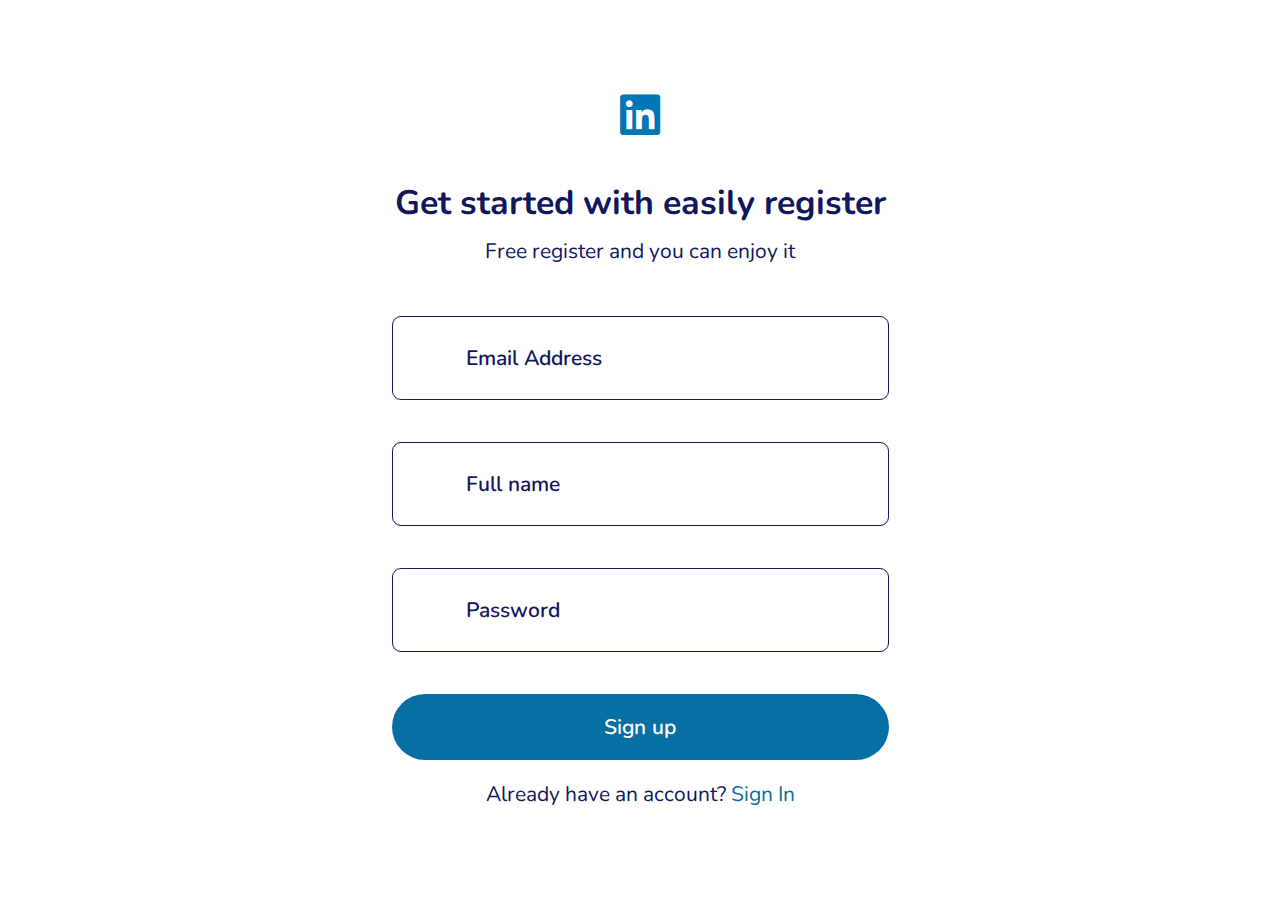
<file: index.html>
<!DOCTYPE html>
<html lang="en">

<head>
    <meta charset="UTF-8">
    <meta http-equiv="X-UA-Compatible" content="IE=edge">
    <meta name="viewport" content="width=device-width, initial-scale=1.0">
    <title>LinkedIn Redesign</title>


    <!-- nunito font -->
    <link rel="preconnect" href="https://fonts.googleapis.com">
    <link rel="preconnect" href="https://fonts.gstatic.com" crossorigin>
    <link href="https://fonts.googleapis.com/css2?family=Nunito:wght@200;300;400;500;600;700;800;900;1000&display=swap"
        rel="stylesheet">

    <!-- fontawesome css -->
    <link rel="stylesheet" href="css/all.min.css">
    <!-- style css -->
    <link rel="stylesheet" href="style.css">
</head>

<body>

    <section class="signup">
        <div class="form-area">
            <div class="linkedin-logo">
                <i class="fa-brands fa-linkedin"></i>
            </div>
            <div class="title">
                <h2>Get started with easily register</h2>
                <p>Free register and you can enjoy it</p>
            </div>
            <form action="">
                <div class="form-group">
                    <input type="email" name="" required="" />
                    <label for="">Email Address</label>
                </div>
                <div class="form-group">
                    <input type="text" name="" required="" />
                    <label for="">Full name</label>
                </div>
                <div class="form-group">
                    <input type="password" name="" required="" />
                    <label for="">Password</label>
                </div>
                <button type="submit">Sign up</button>
            </form>
            <a href="index1.html">Already have an account? <span>Sign In</span></a>
        </div>
    </section>

</body>

</html>
</file>
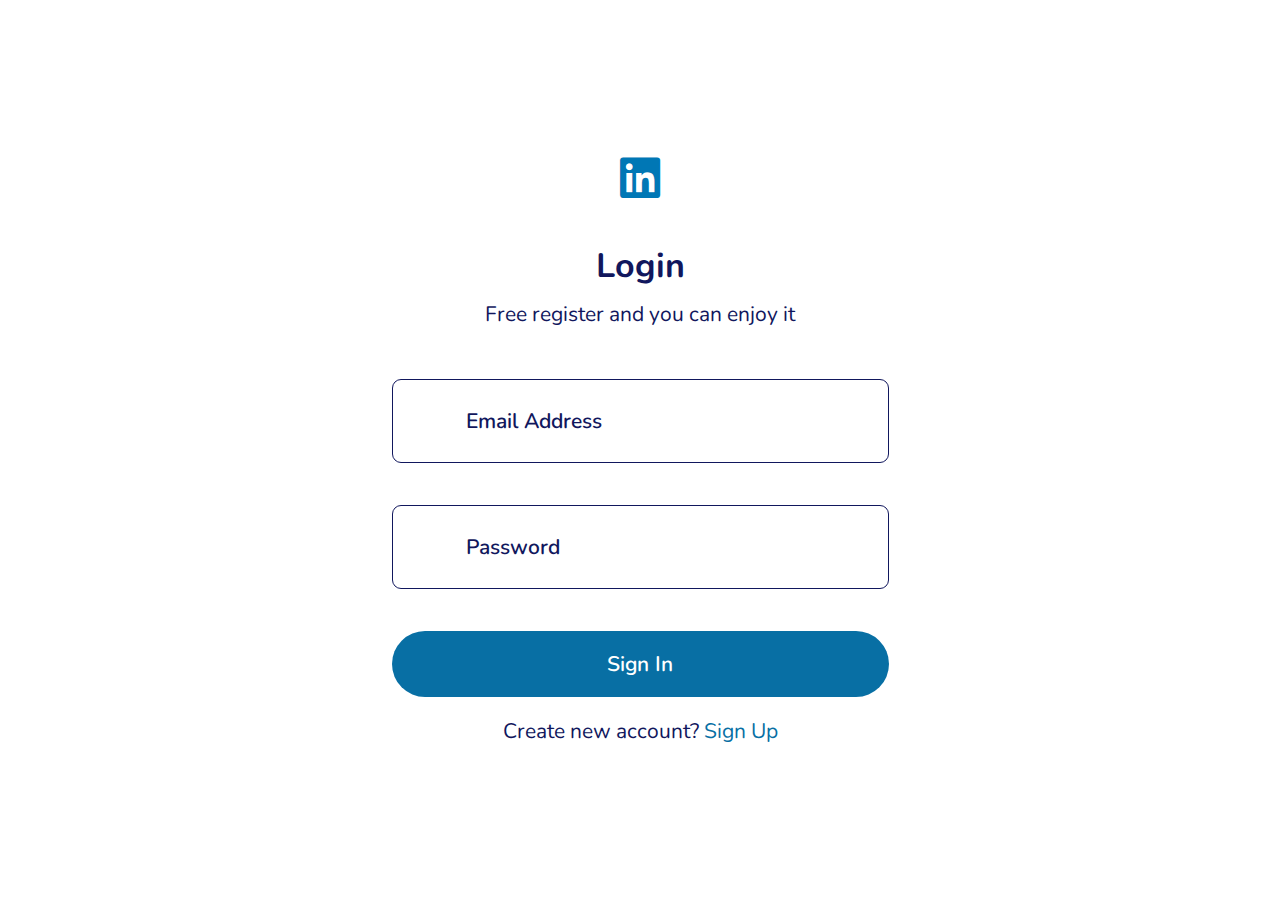
<file: index1.html>
<!DOCTYPE html>
<html lang="en">

<head>
    <meta charset="UTF-8">
    <meta http-equiv="X-UA-Compatible" content="IE=edge">
    <meta name="viewport" content="width=device-width, initial-scale=1.0">
    <title>LinkedIn Redesign</title>


    <!-- nunito font -->
    <link rel="preconnect" href="https://fonts.googleapis.com">
    <link rel="preconnect" href="https://fonts.gstatic.com" crossorigin>
    <link href="https://fonts.googleapis.com/css2?family=Nunito:wght@200;300;400;500;600;700;800;900;1000&display=swap"
        rel="stylesheet">

    <!-- fontawesome css -->
    <link rel="stylesheet" href="css/all.min.css">
    <!-- style css -->
    <link rel="stylesheet" href="style.css">
</head>

<body>

    <section class="signup">
        <div class="form-area">
            <div class="linkedin-logo">
                <i class="fa-brands fa-linkedin"></i>
            </div>
            <div class="title">
                <h2>Login</h2>
                <p>Free register and you can enjoy it</p>
            </div>
            <form action="">
                <div class="form-group">
                    <input type="email" name="" required="" />
                    <label for="">Email Address</label>
                </div>
                <div class="form-group">
                    <input type="password" name="" required="" />
                    <label for="">Password</label>
                </div>
                <button type="submit">Sign In</button>
            </form>
            <a href="index.html">Create new account? <span>Sign Up</span></a>
        </div>
    </section>

</body>

</html>
</file>
<file: style.css>
*{margin: 0;padding: 0;}

.signup{
    display: flex;
    justify-content: center;
    align-items: center;
    height: 100vh;
}

.form-area{
    width: 497px;
}

.linkedin-logo{
    margin-bottom: 42px;
    display: flex;
    justify-content: center;
}

.linkedin-logo i{
    font-size: 46px;
    color: #0077B5;

}


.title h2{
    font-family: 'Nunito', sans-serif;
    font-weight: bold;
    color: #11175D;
    font-size: 34px;
    margin-bottom: 11px;
}

.title{
    margin-bottom: 51px;
    text-align: center;
}

.title p{
    font-family: 'Nunito', sans-serif;
    color: #11175D;
    font-size: 21px;
}

.form-group{
    position: relative;
    margin-bottom: 42px;
}

.form-group:last-child{
    margin-bottom: 50px;
}

form{
    margin-bottom: 20px;
}

form label{
    font-family: 'Nunito', sans-serif;
    font-weight: 600;
    color: #11175D;
    font-size: 21px;
    position: absolute;
    top: 50%;
    transform: translateY(-50%);
    left: 15%;
    transition: .4s;
    pointer-events: none;
}

form input:focus ~ label, 
form input:valid ~ label{
    top:0;
    font-size: 14px;
    background: #fff;
    padding-left: 27px;
    padding-right: 80px;
}

form input{
    font-family: 'Nunito', sans-serif;
    font-weight: 600;
    color: #11175D;
    font-size: 21px;
    border-radius: 9px;
    border: 1.5px solid #11175D;
    width: 100%;
    padding: 27px 0;
    padding-left: 70px;
    box-sizing: border-box;
    outline: 0;
}

form button[type="submit"]{
    background: #086FA4;
    color: #fff;
    width: 100%;
    border-radius: 86px;
    font-family: 'Nunito', sans-serif;
    font-weight: 600;
    font-size: 21px;
    padding: 19px 0;
    border: 0;
    cursor: pointer;
}

.form-area a{
    font-family: 'Nunito', sans-serif;
    font-weight: 400;
    color: #11175D;
    font-size: 21px;
    text-decoration: none;
    text-align: center;
    display:block;
}
.form-area a span{
    color: #086FA4;
}
</file>
